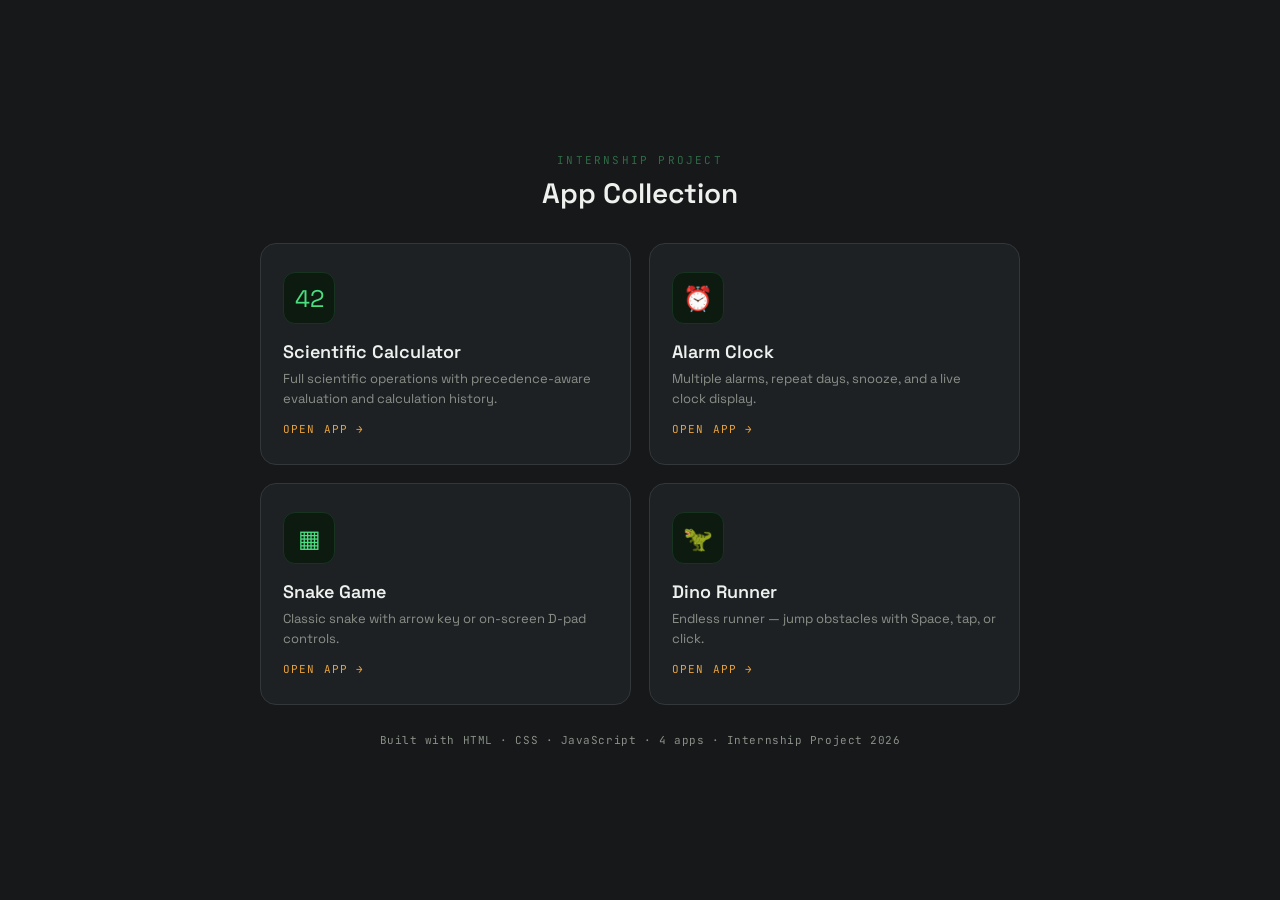
<file: index.html>
<!DOCTYPE html>
<html lang="en">
<head>
<meta charset="UTF-8">
<meta name="viewport" content="width=device-width, initial-scale=1.0">
<title>Intern Apps</title>
<link rel="preconnect" href="https://fonts.googleapis.com">
<link href="https://fonts.googleapis.com/css2?family=JetBrains+Mono:wght@400;500;700&family=Space+Grotesk:wght@400;500;600;700&display=swap" rel="stylesheet">
<style>
  :root {
    --bg: #16181a;
    --panel: #1e2124;
    --lcd-bg: #0c1a10;
    --lcd-glow: #4ade80;
    --lcd-dim: #2f6b45;
    --key-op: #e8a33d;
    --key-sci: #6b8fb0;
    --border: #33373a;
    --text-dim: #8a9088;
    --key-num: #eef1ee;
  }
  * { box-sizing: border-box; }
  body {
    margin: 0; min-height: 100vh; display: flex; align-items: center; justify-content: center;
    background: var(--bg); font-family: 'Space Grotesk', sans-serif; color: var(--key-num); padding: 24px;
  }
  .wrap { width: 100%; max-width: 760px; }
  .header { text-align: center; margin-bottom: 32px; }
  .header-eyebrow {
    font-family: 'JetBrains Mono', monospace; font-size: 11px; letter-spacing: 0.2em;
    text-transform: uppercase; color: var(--lcd-dim); margin-bottom: 8px;
  }
  .header h1 { font-size: 28px; margin: 0; font-weight: 600; }
  .grid { display: grid; grid-template-columns: 1fr 1fr; gap: 18px; }
  @media (max-width: 600px) { .grid { grid-template-columns: 1fr; } }

  .card {
    background: var(--panel); border: 1px solid var(--border); border-radius: 16px;
    padding: 28px 22px; text-decoration: none; color: inherit; display: block;
    transition: border-color 0.15s ease, transform 0.1s ease;
  }
  .card:hover { border-color: var(--lcd-glow); transform: translateY(-2px); }

  .card-icon {
    width: 52px; height: 52px; border-radius: 12px; background: var(--lcd-bg);
    border: 1px solid #163420; display: flex; align-items: center; justify-content: center;
    margin-bottom: 16px; font-size: 24px; color: var(--lcd-glow);
  }
  .card-title { font-size: 18px; font-weight: 600; margin-bottom: 6px; }
  .card-desc { font-size: 13px; color: var(--text-dim); line-height: 1.5; margin-bottom: 14px; }
  .card-cta {
    font-family: 'JetBrains Mono', monospace; font-size: 11px; letter-spacing: 0.1em;
    text-transform: uppercase; color: var(--key-op);
  }
  .card-cta::after { content: " →"; }

  .footer {
    text-align: center; margin-top: 28px; font-family: 'JetBrains Mono', monospace;
    font-size: 11px; color: var(--text-dim); letter-spacing: 0.05em;
  }
</style>
</head>
<body>

<div class="wrap">
  <div class="header">
    <div class="header-eyebrow">Internship Project</div>
    <h1>App Collection</h1>
  </div>

  <div class="grid">
    <a class="card" href="calculator/index.html">
      <div class="card-icon">42</div>
      <div class="card-title">Scientific Calculator</div>
      <div class="card-desc">Full scientific operations with precedence-aware evaluation and calculation history.</div>
      <div class="card-cta">Open app</div>
    </a>

    <a class="card" href="alarm-clock/index.html">
      <div class="card-icon">⏰</div>
      <div class="card-title">Alarm Clock</div>
      <div class="card-desc">Multiple alarms, repeat days, snooze, and a live clock display.</div>
      <div class="card-cta">Open app</div>
    </a>

    <a class="card" href="snake_app/index.html">
      <div class="card-icon">▦</div>
      <div class="card-title">Snake Game</div>
      <div class="card-desc">Classic snake with arrow key or on-screen D-pad controls.</div>
      <div class="card-cta">Open app</div>
    </a>

    <a class="card" href="dino_game/index.html">
      <div class="card-icon">🦖</div>
      <div class="card-title">Dino Runner</div>
      <div class="card-desc">Endless runner — jump obstacles with Space, tap, or click.</div>
      <div class="card-cta">Open app</div>
    </a>
  </div>

  <div class="footer">Built with HTML · CSS · JavaScript · 4 apps · Internship Project 2026</div>
</div>

</body>
</html>
</file>
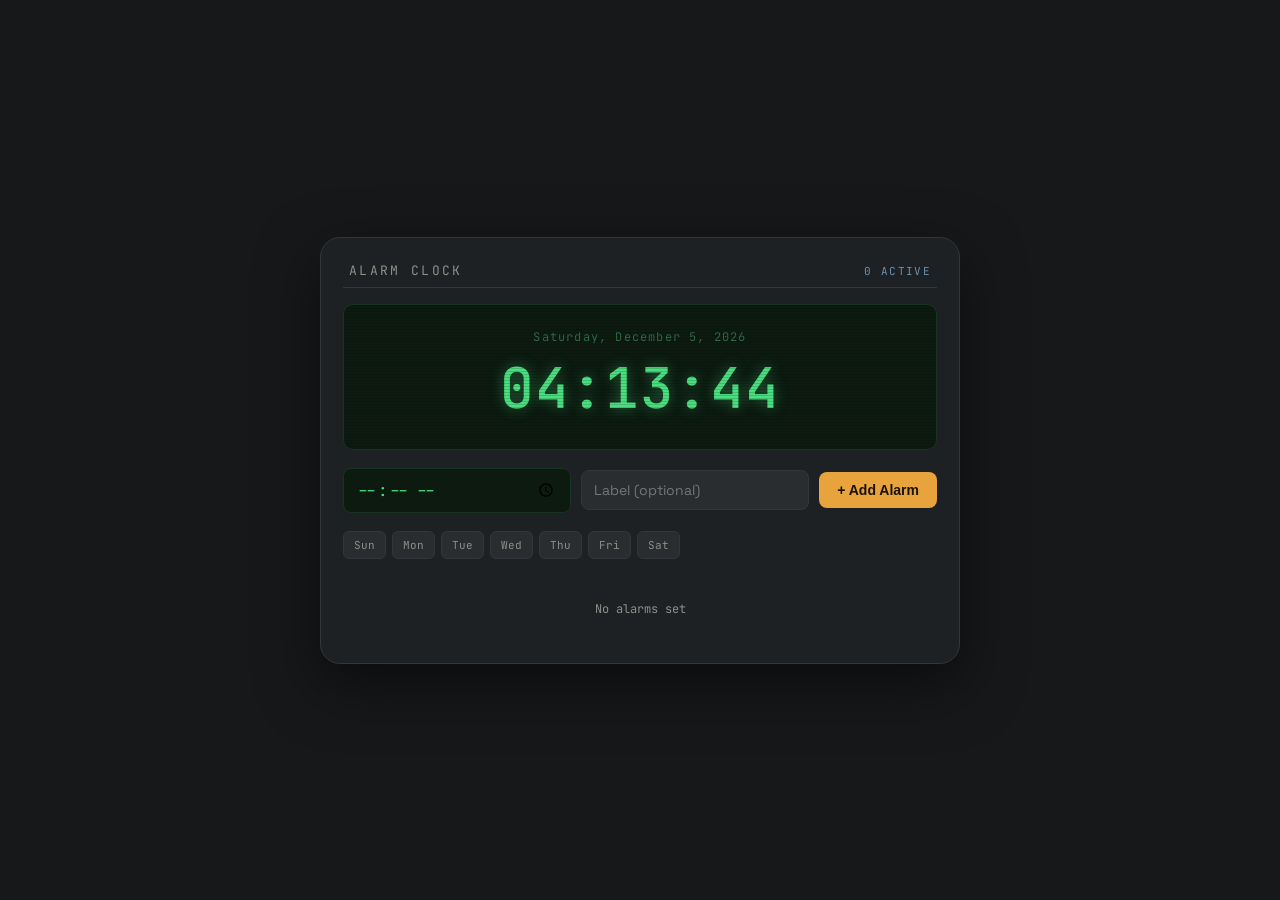
<file: alarm-clock/index.html>
<!DOCTYPE html>
<html lang="en">
<head>
<meta charset="UTF-8">
<meta name="viewport" content="width=device-width, initial-scale=1.0">
<title>Alarm Clock</title>
<link rel="manifest" href="manifest.json">
<link rel="icon" href="icon.svg" type="image/svg+xml">
<meta name="theme-color" content="#16181a">
<link rel="preconnect" href="https://fonts.googleapis.com">
<link href="https://fonts.googleapis.com/css2?family=JetBrains+Mono:wght@400;500;700&family=Space+Grotesk:wght@400;500;600;700&display=swap" rel="stylesheet">
<style>
  :root {
    --bg: #16181a;
    --panel: #1e2124;
    --lcd-bg: #0c1a10;
    --lcd-glow: #4ade80;
    --lcd-dim: #2f6b45;
    --key-face: #2a2d30;
    --key-face-hover: #35383c;
    --key-num: #eef1ee;
    --key-op: #e8a33d;
    --key-op-hover: #f3b757;
    --key-sci: #6b8fb0;
    --key-danger: #c05656;
    --border: #33373a;
    --text-dim: #8a9088;
  }
  * { box-sizing: border-box; }
  body {
    margin: 0; min-height: 100vh; display: flex; align-items: center; justify-content: center;
    background: var(--bg); font-family: 'Space Grotesk', sans-serif; color: var(--key-num); padding: 24px;
  }
  .device {
    width: 100%; max-width: 640px; background: var(--panel); border-radius: 20px;
    border: 1px solid var(--border); box-shadow: 0 20px 60px rgba(0,0,0,0.5); padding: 22px;
  }
  .brand {
    display: flex; align-items: baseline; justify-content: space-between;
    padding: 2px 6px 8px; border-bottom: 1px solid var(--border); margin-bottom: 16px;
  }
  .brand-name { font-family: 'JetBrains Mono', monospace; font-size: 13px; letter-spacing: 0.18em; text-transform: uppercase; color: var(--text-dim); }
  .brand-model { font-family: 'JetBrains Mono', monospace; font-size: 11px; color: var(--key-sci); letter-spacing: 0.12em; }

  .lcd {
    background: var(--lcd-bg); border: 1px solid #163420; border-radius: 10px;
    padding: 24px 18px; position: relative; overflow: hidden; text-align: center; margin-bottom: 18px;
  }
  .lcd::after {
    content: ""; position: absolute; inset: 0;
    background: repeating-linear-gradient(to bottom, rgba(0,0,0,0.15) 0px, rgba(0,0,0,0.15) 1px, transparent 1px, transparent 3px);
    pointer-events: none;
  }
  .lcd-date { font-family: 'JetBrains Mono', monospace; font-size: 12px; color: var(--lcd-dim); letter-spacing: 0.1em; margin-bottom: 6px; }
  .lcd-time {
    font-family: 'JetBrains Mono', monospace; font-size: 56px; font-weight: 500; color: var(--lcd-glow);
    text-shadow: 0 0 14px rgba(74, 222, 128, 0.45); letter-spacing: 0.02em;
  }
  .lcd-ampm { font-size: 20px; color: var(--lcd-dim); margin-left: 8px; }

  .set-row { display: flex; gap: 10px; margin-bottom: 18px; align-items: center; flex-wrap: wrap; }
  .set-row input[type="time"] {
    flex: 1; min-width: 140px; background: var(--lcd-bg); border: 1px solid #163420; border-radius: 8px;
    color: var(--lcd-glow); font-family: 'JetBrains Mono', monospace; font-size: 16px; padding: 10px 12px;
  }
  .set-row input[type="text"] {
    flex: 1; min-width: 120px; background: var(--key-face); border: 1px solid var(--border); border-radius: 8px;
    color: var(--key-num); font-family: 'Space Grotesk', sans-serif; font-size: 14px; padding: 10px 12px;
  }
  .add-btn {
    background: var(--key-op); color: #1a1206; font-weight: 700; border: none; border-radius: 8px;
    padding: 10px 18px; cursor: pointer; font-size: 14px;
  }
  .add-btn:hover { background: var(--key-op-hover); }

  .repeat-days { display: flex; gap: 6px; margin-bottom: 18px; flex-wrap: wrap; }
  .day-toggle {
    background: var(--key-face); border: 1px solid var(--border); color: var(--text-dim);
    border-radius: 6px; padding: 6px 10px; font-size: 11px; font-family: 'JetBrains Mono', monospace;
    cursor: pointer;
  }
  .day-toggle.active { background: rgba(232,163,61,0.18); border-color: var(--key-op); color: var(--key-op); }

  .alarm-list { display: flex; flex-direction: column; gap: 10px; max-height: 320px; overflow-y: auto; }
  .alarm-item {
    background: #1a1c1e; border: 1px solid var(--border); border-radius: 10px;
    padding: 12px 14px; display: flex; align-items: center; justify-content: space-between; gap: 10px;
  }
  .alarm-item.disabled { opacity: 0.45; }
  .alarm-left { display: flex; flex-direction: column; gap: 2px; }
  .alarm-time { font-family: 'JetBrains Mono', monospace; font-size: 22px; color: var(--lcd-glow); }
  .alarm-label { font-size: 12px; color: var(--text-dim); }
  .alarm-days { font-family: 'JetBrains Mono', monospace; font-size: 10px; color: var(--key-sci); letter-spacing: 0.08em; }
  .alarm-actions { display: flex; align-items: center; gap: 10px; }

  .toggle {
    width: 42px; height: 24px; background: var(--key-face); border-radius: 12px; position: relative;
    cursor: pointer; border: 1px solid var(--border); flex-shrink: 0;
  }
  .toggle.on { background: rgba(74,222,128,0.25); border-color: var(--lcd-glow); }
  .toggle-knob {
    width: 18px; height: 18px; background: var(--text-dim); border-radius: 50%; position: absolute;
    top: 2px; left: 2px; transition: left 0.15s ease, background 0.15s ease;
  }
  .toggle.on .toggle-knob { left: 21px; background: var(--lcd-glow); }

  .delete-btn { background: none; border: none; color: var(--key-danger); cursor: pointer; font-size: 16px; padding: 4px; }
  .delete-btn:hover { color: #e07a7a; }

  .empty-state { font-family: 'JetBrains Mono', monospace; font-size: 12px; color: var(--text-dim); text-align: center; padding: 24px 8px; }

  .ringing-overlay {
    position: fixed; inset: 0; background: rgba(0,0,0,0.85); display: none;
    align-items: center; justify-content: center; z-index: 100; flex-direction: column; gap: 20px;
  }
  .ringing-overlay.show { display: flex; }
  .ringing-time { font-family: 'JetBrains Mono', monospace; font-size: 64px; color: var(--lcd-glow);
    text-shadow: 0 0 20px rgba(74,222,128,0.6); animation: pulse 1s infinite; }
  .ringing-label { font-size: 18px; color: var(--key-num); }
  @keyframes pulse { 0%,100% { opacity: 1; } 50% { opacity: 0.5; } }
  .ringing-actions { display: flex; gap: 14px; }
  .ringing-actions button {
    font-family: 'Space Grotesk', sans-serif; font-size: 15px; font-weight: 600; border: none;
    border-radius: 10px; padding: 14px 26px; cursor: pointer;
  }
  .snooze-btn { background: var(--key-sci); color: #0d1520; }
  .dismiss-btn { background: var(--key-op); color: #1a1206; }
</style>
</head>
<body>

<div class="device">
  <div class="brand">
    <span class="brand-name">Alarm Clock</span>
    <span class="brand-model" id="statusLabel">0 ACTIVE</span>
  </div>

  <div class="lcd">
    <div class="lcd-date" id="lcdDate">&nbsp;</div>
    <div class="lcd-time"><span id="lcdTime">--:--:--</span></div>
  </div>

  <div class="set-row">
    <input type="time" id="timeInput">
    <input type="text" id="labelInput" placeholder="Label (optional)">
    <button class="add-btn" id="addBtn">+ Add Alarm</button>
  </div>

  <div class="repeat-days" id="repeatDays">
    <div class="day-toggle" data-day="0">Sun</div>
    <div class="day-toggle" data-day="1">Mon</div>
    <div class="day-toggle" data-day="2">Tue</div>
    <div class="day-toggle" data-day="3">Wed</div>
    <div class="day-toggle" data-day="4">Thu</div>
    <div class="day-toggle" data-day="5">Fri</div>
    <div class="day-toggle" data-day="6">Sat</div>
  </div>

  <div class="alarm-list" id="alarmList">
    <div class="empty-state">No alarms set</div>
  </div>
</div>

<div class="ringing-overlay" id="ringingOverlay">
  <div class="ringing-time" id="ringingTime">07:00</div>
  <div class="ringing-label" id="ringingLabel">Alarm</div>
  <div class="ringing-actions">
    <button class="snooze-btn" id="snoozeBtn">Snooze 5 min</button>
    <button class="dismiss-btn" id="dismissBtn">Dismiss</button>
  </div>
</div>

<script>
// ---------- State ----------
let alarms = []; // {id, time: "HH:MM", label, days: Set of 0-6 (empty = one-time), enabled, triggeredToday}
let nextId = 1;
let selectedDays = new Set();
let currentlyRinging = null;
let audioCtx = null;
let alarmInterval = null;

const lcdTime = document.getElementById('lcdTime');
const lcdDate = document.getElementById('lcdDate');
const statusLabel = document.getElementById('statusLabel');
const alarmList = document.getElementById('alarmList');
const ringingOverlay = document.getElementById('ringingOverlay');

// ---------- Live clock ----------
function tick() {
  const now = new Date();
  const h = String(now.getHours()).padStart(2, '0');
  const m = String(now.getMinutes()).padStart(2, '0');
  const s = String(now.getSeconds()).padStart(2, '0');
  lcdTime.textContent = `${h}:${m}:${s}`;
  lcdDate.textContent = now.toLocaleDateString(undefined, { weekday: 'long', year: 'numeric', month: 'long', day: 'numeric' });
  checkAlarms(now);
}
setInterval(tick, 1000);
tick();

// ---------- Day toggles for repeat ----------
document.querySelectorAll('.day-toggle').forEach(el => {
  el.addEventListener('click', () => {
    const day = parseInt(el.dataset.day);
    if (selectedDays.has(day)) { selectedDays.delete(day); el.classList.remove('active'); }
    else { selectedDays.add(day); el.classList.add('active'); }
  });
});

// ---------- Add alarm ----------
document.getElementById('addBtn').addEventListener('click', () => {
  const timeVal = document.getElementById('timeInput').value; // "HH:MM"
  if (!timeVal) { alert('Please pick a time first.'); return; }
  const labelVal = document.getElementById('labelInput').value.trim() || 'Alarm';

  alarms.push({
    id: nextId++,
    time: timeVal,
    label: labelVal,
    days: new Set(selectedDays),
    enabled: true,
    triggeredAt: null // timestamp string of last trigger, to avoid re-firing same minute
  });

  document.getElementById('labelInput').value = '';
  selectedDays.clear();
  document.querySelectorAll('.day-toggle.active').forEach(el => el.classList.remove('active'));

  renderAlarms();
});

// ---------- Render ----------
function renderAlarms() {
  if (alarms.length === 0) {
    alarmList.innerHTML = '<div class="empty-state">No alarms set</div>';
    statusLabel.textContent = '0 ACTIVE';
    return;
  }

  alarms.sort((a, b) => a.time.localeCompare(b.time));
  alarmList.innerHTML = '';
  const activeCount = alarms.filter(a => a.enabled).length;
  statusLabel.textContent = `${activeCount} ACTIVE`;

  alarms.forEach(alarm => {
    const div = document.createElement('div');
    div.className = 'alarm-item' + (alarm.enabled ? '' : ' disabled');

    const dayNames = ['Sun','Mon','Tue','Wed','Thu','Fri','Sat'];
    const daysText = alarm.days.size > 0
      ? [...alarm.days].sort().map(d => dayNames[d]).join(' ')
      : 'One-time';

    div.innerHTML = `
      <div class="alarm-left">
        <div class="alarm-time">${formatTime12(alarm.time)}</div>
        <div class="alarm-label">${escapeHtml(alarm.label)}</div>
        <div class="alarm-days">${daysText}</div>
      </div>
      <div class="alarm-actions">
        <div class="toggle ${alarm.enabled ? 'on' : ''}" data-id="${alarm.id}"><div class="toggle-knob"></div></div>
        <button class="delete-btn" data-delete="${alarm.id}">✕</button>
      </div>
    `;
    alarmList.appendChild(div);
  });

  document.querySelectorAll('.toggle').forEach(t => {
    t.addEventListener('click', () => {
      const id = parseInt(t.dataset.id);
      const alarm = alarms.find(a => a.id === id);
      alarm.enabled = !alarm.enabled;
      renderAlarms();
    });
  });

  document.querySelectorAll('[data-delete]').forEach(btn => {
    btn.addEventListener('click', () => {
      const id = parseInt(btn.dataset.delete);
      alarms = alarms.filter(a => a.id !== id);
      renderAlarms();
    });
  });
}

function formatTime12(t) {
  const [h, m] = t.split(':').map(Number);
  const period = h >= 12 ? 'PM' : 'AM';
  const h12 = h % 12 === 0 ? 12 : h % 12;
  return `${String(h12).padStart(2,'0')}:${String(m).padStart(2,'0')} ${period}`;
}

function escapeHtml(str) {
  const div = document.createElement('div');
  div.textContent = str;
  return div.innerHTML;
}

// ---------- Checking / triggering ----------
function checkAlarms(now) {
  if (currentlyRinging) return; // one at a time
  const hh = String(now.getHours()).padStart(2, '0');
  const mm = String(now.getMinutes()).padStart(2, '0');
  const currentTime = `${hh}:${mm}`;
  const currentDay = now.getDay();
  const stamp = now.toDateString() + ' ' + currentTime;

  for (const alarm of alarms) {
    if (!alarm.enabled) continue;
    if (alarm.time !== currentTime) continue;
    if (alarm.triggeredAt === stamp) continue; // already fired this exact minute

    const isRepeating = alarm.days.size > 0;
    if (isRepeating && !alarm.days.has(currentDay)) continue;

    alarm.triggeredAt = stamp;
    triggerAlarm(alarm);
    if (!isRepeating) alarm.enabled = false; // one-time alarms turn off after firing
    break;
  }
}

function triggerAlarm(alarm) {
  currentlyRinging = alarm;
  document.getElementById('ringingTime').textContent = formatTime12(alarm.time);
  document.getElementById('ringingLabel').textContent = alarm.label;
  ringingOverlay.classList.add('show');
  playBeep();
}

function playBeep() {
  try {
    if (!audioCtx) audioCtx = new (window.AudioContext || window.webkitAudioContext)();
    stopBeep();
    const osc = audioCtx.createOscillator();
    const gain = audioCtx.createGain();
    osc.type = 'square';
    osc.frequency.value = 880;
    gain.gain.value = 0.15;
    osc.connect(gain).connect(audioCtx.destination);
    osc.start();
    alarmInterval = setInterval(() => {
      gain.gain.value = gain.gain.value > 0 ? 0 : 0.15;
    }, 400);
    window.__currentOsc = osc;
  } catch (e) { /* audio not available, silently continue */ }
}

function stopBeep() {
  if (alarmInterval) { clearInterval(alarmInterval); alarmInterval = null; }
  if (window.__currentOsc) { try { window.__currentOsc.stop(); } catch(e){} window.__currentOsc = null; }
}

document.getElementById('dismissBtn').addEventListener('click', () => {
  stopBeep();
  ringingOverlay.classList.remove('show');
  currentlyRinging = null;
  renderAlarms();
});

document.getElementById('snoozeBtn').addEventListener('click', () => {
  stopBeep();
  ringingOverlay.classList.remove('show');
  const snoozed = currentlyRinging;
  currentlyRinging = null;

  const snoozeTime = new Date();
  snoozeTime.setMinutes(snoozeTime.getMinutes() + 5);
  const hh = String(snoozeTime.getHours()).padStart(2, '0');
  const mm = String(snoozeTime.getMinutes()).padStart(2, '0');

  alarms.push({
    id: nextId++,
    time: `${hh}:${mm}`,
    label: snoozed.label + ' (snoozed)',
    days: new Set(),
    enabled: true,
    triggeredAt: null
  });
  renderAlarms();
});

renderAlarms();

if ('serviceWorker' in navigator) {
  window.addEventListener('load', () => {
    navigator.serviceWorker.register('sw.js').catch(() => {
      // Fails silently if not served over http/https (e.g. opened as a local file)
    });
  });
}
</script>

</body>
</html>
</file>
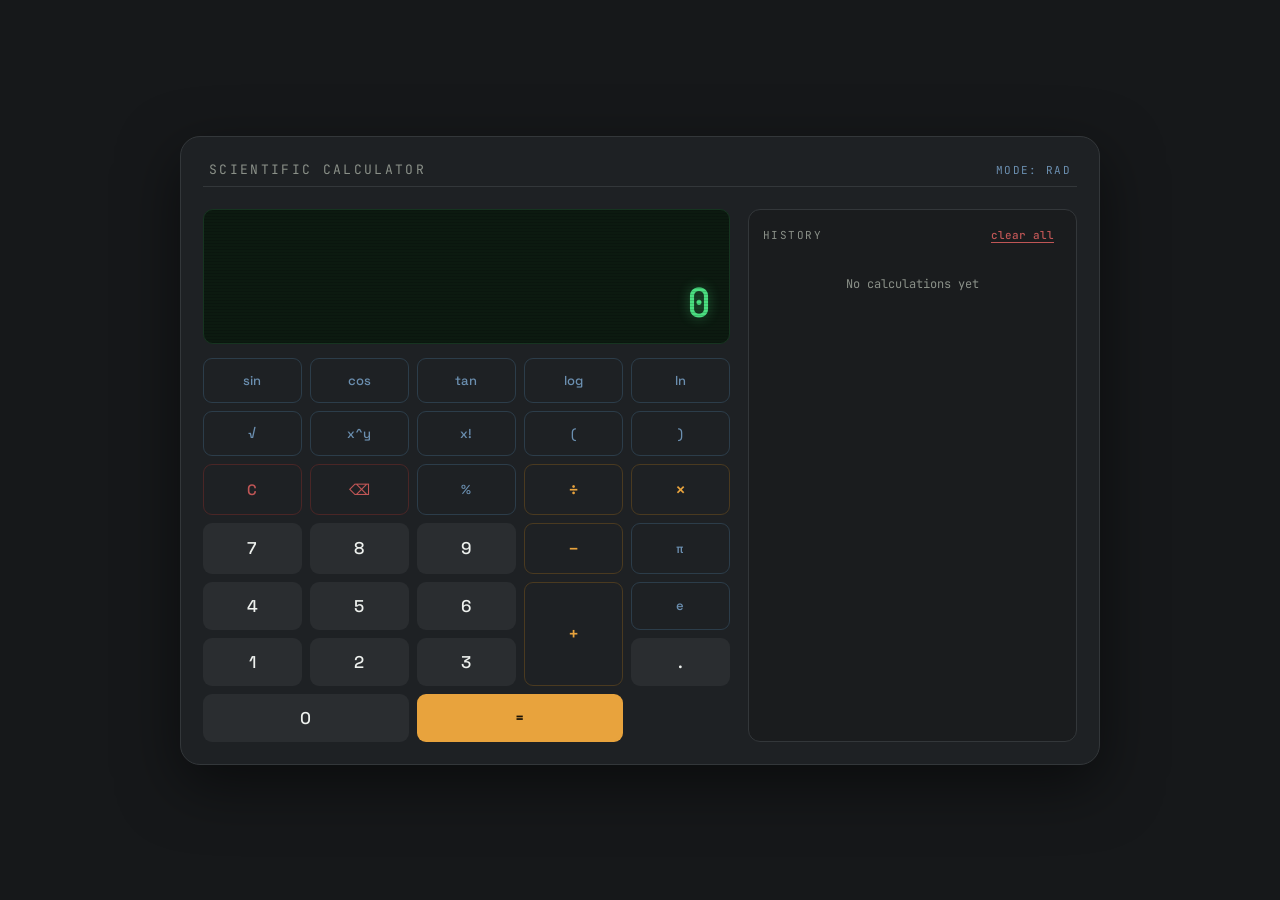
<file: calculator/index.html>
<!DOCTYPE html>
<html lang="en">
<head>
<meta charset="UTF-8">
<meta name="viewport" content="width=device-width, initial-scale=1.0">
<title>Scientific Calculator</title>
<link rel="manifest" href="manifest.json">
<link rel="icon" href="icon.svg" type="image/svg+xml">
<meta name="theme-color" content="#16181a">
<link rel="preconnect" href="https://fonts.googleapis.com">
<link href="https://fonts.googleapis.com/css2?family=JetBrains+Mono:wght@400;500;700&family=Space+Grotesk:wght@400;500;600;700&display=swap" rel="stylesheet">
<style>
  :root {
    --bg: #16181a;
    --panel: #1e2124;
    --lcd-bg: #0c1a10;
    --lcd-glow: #4ade80;
    --lcd-dim: #2f6b45;
    --key-face: #2a2d30;
    --key-face-hover: #35383c;
    --key-num: #eef1ee;
    --key-op: #e8a33d;
    --key-op-hover: #f3b757;
    --key-sci: #6b8fb0;
    --key-danger: #c05656;
    --border: #33373a;
    --text-dim: #8a9088;
  }

  * { box-sizing: border-box; }

  body {
    margin: 0;
    min-height: 100vh;
    display: flex;
    align-items: center;
    justify-content: center;
    background: var(--bg);
    font-family: 'Space Grotesk', sans-serif;
    color: var(--key-num);
    padding: 24px;
  }

  .device {
    width: 100%;
    max-width: 920px;
    background: var(--panel);
    border-radius: 20px;
    border: 1px solid var(--border);
    box-shadow: 0 20px 60px rgba(0,0,0,0.5);
    padding: 22px;
    display: grid;
    grid-template-columns: 1.6fr 1fr;
    gap: 18px;
  }

  @media (max-width: 720px) {
    .device { grid-template-columns: 1fr; }
  }

  .brand {
    grid-column: 1 / -1;
    display: flex;
    align-items: baseline;
    justify-content: space-between;
    padding: 2px 6px 8px;
    border-bottom: 1px solid var(--border);
    margin-bottom: 4px;
  }

  .brand-name {
    font-family: 'JetBrains Mono', monospace;
    font-size: 13px;
    letter-spacing: 0.18em;
    text-transform: uppercase;
    color: var(--text-dim);
  }

  .brand-model {
    font-family: 'JetBrains Mono', monospace;
    font-size: 11px;
    color: var(--key-sci);
    letter-spacing: 0.12em;
  }

  .main-panel { display: flex; flex-direction: column; gap: 14px; }

  .lcd {
    background: var(--lcd-bg);
    border: 1px solid #163420;
    border-radius: 10px;
    padding: 18px 18px 14px;
    position: relative;
    overflow: hidden;
  }

  .lcd::after {
    content: "";
    position: absolute;
    inset: 0;
    background: repeating-linear-gradient(
      to bottom,
      rgba(0,0,0,0.15) 0px,
      rgba(0,0,0,0.15) 1px,
      transparent 1px,
      transparent 3px
    );
    pointer-events: none;
  }

  .lcd-mode {
    font-family: 'JetBrains Mono', monospace;
    font-size: 10px;
    color: var(--lcd-dim);
    letter-spacing: 0.15em;
    min-height: 14px;
  }

  .lcd-expression {
    font-family: 'JetBrains Mono', monospace;
    font-size: 17px;
    color: var(--lcd-dim);
    min-height: 22px;
    word-break: break-all;
    margin-top: 6px;
  }

  .lcd-result {
    font-family: 'JetBrains Mono', monospace;
    font-size: 40px;
    font-weight: 500;
    color: var(--lcd-glow);
    text-shadow: 0 0 12px rgba(74, 222, 128, 0.45);
    text-align: right;
    margin-top: 6px;
    word-break: break-all;
    min-height: 48px;
  }

  .keys {
    display: grid;
    grid-template-columns: repeat(5, 1fr);
    gap: 8px;
  }

  button {
    font-family: 'Space Grotesk', sans-serif;
    font-size: 15px;
    font-weight: 500;
    border: none;
    border-radius: 9px;
    padding: 13px 0;
    cursor: pointer;
    background: var(--key-face);
    color: var(--key-num);
    transition: background 0.12s ease, transform 0.05s ease;
  }

  button:hover { background: var(--key-face-hover); }
  button:active { transform: scale(0.96); }
  button:focus-visible { outline: 2px solid var(--key-sci); outline-offset: 2px; }

  .sci { background: transparent; color: var(--key-sci); border: 1px solid #2c3d4a; font-size: 13px; }
  .sci:hover { background: rgba(107,143,176,0.12); }

  .op { background: transparent; color: var(--key-op); border: 1px solid #4a3a20; font-size: 18px; }
  .op:hover { background: rgba(232,163,61,0.12); }

  .num { font-size: 17px; }

  .equals { background: var(--key-op); color: #1a1206; font-weight: 700; grid-column: span 2; }
  .equals:hover { background: var(--key-op-hover); }

  .danger { color: var(--key-danger); border: 1px solid #4a2626; background: transparent; }
  .danger:hover { background: rgba(192,86,86,0.12); }

  .zero { grid-column: span 2; }

  .history-panel {
    background: #1a1c1e;
    border: 1px solid var(--border);
    border-radius: 12px;
    padding: 14px;
    display: flex;
    flex-direction: column;
    min-height: 0;
  }

  .history-header {
    display: flex;
    justify-content: space-between;
    align-items: center;
    margin-bottom: 10px;
  }

  .history-title {
    font-family: 'JetBrains Mono', monospace;
    font-size: 11px;
    letter-spacing: 0.14em;
    text-transform: uppercase;
    color: var(--text-dim);
  }

  .clear-history-btn {
    background: none;
    border: none;
    color: var(--key-danger);
    font-size: 11px;
    font-family: 'JetBrains Mono', monospace;
    padding: 4px 8px;
    cursor: pointer;
    text-decoration: underline;
    text-underline-offset: 3px;
  }
  .clear-history-btn:hover { color: #e07a7a; }

  .history-list {
    overflow-y: auto;
    max-height: 380px;
    display: flex;
    flex-direction: column;
    gap: 8px;
  }

  .history-item {
    background: var(--lcd-bg);
    border-radius: 8px;
    padding: 9px 11px;
    cursor: pointer;
    border: 1px solid transparent;
  }
  .history-item:hover { border-color: #2c4a34; }

  .history-expr {
    font-family: 'JetBrains Mono', monospace;
    font-size: 11px;
    color: var(--lcd-dim);
    word-break: break-all;
  }

  .history-result {
    font-family: 'JetBrains Mono', monospace;
    font-size: 15px;
    color: var(--lcd-glow);
    text-align: right;
  }

  .history-empty {
    font-family: 'JetBrains Mono', monospace;
    font-size: 12px;
    color: var(--text-dim);
    padding: 20px 8px;
    text-align: center;
  }

  .error-flash {
    color: var(--key-danger) !important;
    text-shadow: none !important;
  }
</style>
</head>
<body>

<div class="device">
  <div class="brand">
    <span class="brand-name">Scientific Calculator</span>
    <span class="brand-model">MODE: RAD</span>
  </div>

  <div class="main-panel">
    <div class="lcd">
      <div class="lcd-mode" id="lcdMode">&nbsp;</div>
      <div class="lcd-expression" id="lcdExpression">&nbsp;</div>
      <div class="lcd-result" id="lcdResult">0</div>
    </div>

    <div class="keys">
      <button class="sci" data-fn="sin">sin</button>
      <button class="sci" data-fn="cos">cos</button>
      <button class="sci" data-fn="tan">tan</button>
      <button class="sci" data-fn="log">log</button>
      <button class="sci" data-fn="ln">ln</button>

      <button class="sci" data-fn="sqrt">√</button>
      <button class="sci" data-insert="^">x^y</button>
      <button class="sci" data-fn="fact">x!</button>
      <button class="sci" data-insert="(">(</button>
      <button class="sci" data-insert=")">)</button>

      <button class="danger" data-action="clear">C</button>
      <button class="danger" data-action="backspace">⌫</button>
      <button class="sci" data-insert="%">%</button>
      <button class="op" data-insert="/">÷</button>
      <button class="op" data-insert="*">×</button>

      <button class="num" data-num="7">7</button>
      <button class="num" data-num="8">8</button>
      <button class="num" data-num="9">9</button>
      <button class="op" data-insert="-">−</button>
      <button class="sci" data-insert="pi">π</button>

      <button class="num" data-num="4">4</button>
      <button class="num" data-num="5">5</button>
      <button class="num" data-num="6">6</button>
      <button class="op" data-insert="+" style="grid-row: span 2;">+</button>
      <button class="sci" data-insert="e">e</button>

      <button class="num" data-num="1">1</button>
      <button class="num" data-num="2">2</button>
      <button class="num" data-num="3">3</button>
      <button class="num" data-num="." style="grid-column: span 1;">.</button>

      <button class="num zero" data-num="0">0</button>
      <button class="equals" data-action="equals">=</button>
    </div>
  </div>

  <div class="history-panel">
    <div class="history-header">
      <span class="history-title">History</span>
      <button class="clear-history-btn" id="clearHistoryBtn">clear all</button>
    </div>
    <div class="history-list" id="historyList">
      <div class="history-empty">No calculations yet</div>
    </div>
  </div>
</div>

<script>
// ---------- State ----------
let expression = "";
let history = []; // in-memory only, per session

const lcdExpression = document.getElementById('lcdExpression');
const lcdResult = document.getElementById('lcdResult');
const historyList = document.getElementById('historyList');

// ---------- Display helpers ----------
function updateExpressionDisplay() {
  lcdExpression.textContent = expression.length ? formatForDisplay(expression) : '\u00A0';
}

function formatForDisplay(expr) {
  return expr
    .replaceAll('*', '×')
    .replaceAll('/', '÷')
    .replaceAll('pi', 'π');
}

function showResult(value, isError = false) {
  lcdResult.textContent = value;
  lcdResult.classList.toggle('error-flash', isError);
}

// ---------- Tokenizer ----------
// Turns "3+sin(45)*2" into tokens: numbers, operators, functions, parens
function tokenize(expr) {
  const tokens = [];
  let i = 0;
  const funcs = ['sin', 'cos', 'tan', 'log', 'ln', 'sqrt'];

  while (i < expr.length) {
    const ch = expr[i];

    if (ch === ' ') { i++; continue; }

    if (/[0-9.]/.test(ch)) {
      let num = '';
      while (i < expr.length && /[0-9.]/.test(expr[i])) { num += expr[i]; i++; }
      tokens.push({ type: 'num', value: parseFloat(num) });
      continue;
    }

    if (expr.startsWith('pi', i)) { tokens.push({ type: 'num', value: Math.PI }); i += 2; continue; }
    if (expr[i] === 'e' && !/[a-zA-Z]/.test(expr[i+1] || '')) { tokens.push({ type: 'num', value: Math.E }); i += 1; continue; }

    let matchedFunc = funcs.find(f => expr.startsWith(f, i));
    if (matchedFunc) { tokens.push({ type: 'func', value: matchedFunc }); i += matchedFunc.length; continue; }

    if ('+-*/^%()!'.includes(ch)) { tokens.push({ type: 'op', value: ch }); i++; continue; }

    throw new Error('Unexpected character: ' + ch);
  }
  return tokens;
}

// ---------- Recursive-descent parser (respects precedence + functions) ----------
// Grammar (highest to lowest precedence):
// factorial(!) > power(^, right-assoc) > unary(-) > mul/div/mod > add/sub
function parse(tokens) {
  let pos = 0;
  const peek = () => tokens[pos];
  const consume = () => tokens[pos++];

  function parseExpression() { return parseAddSub(); }

  function parseAddSub() {
    let left = parseMulDiv();
    while (peek() && peek().type === 'op' && (peek().value === '+' || peek().value === '-')) {
      const op = consume().value;
      const right = parseMulDiv();
      left = op === '+' ? left + right : left - right;
    }
    return left;
  }

  function parseMulDiv() {
    let left = parseUnary();
    while (peek() && peek().type === 'op' && (peek().value === '*' || peek().value === '/' || peek().value === '%')) {
      const op = consume().value;
      const right = parseUnary();
      if (op === '*') left = left * right;
      else if (op === '/') {
        if (right === 0) throw new Error('Division by zero');
        left = left / right;
      } else left = left % right;
    }
    return left;
  }

  function parseUnary() {
    if (peek() && peek().type === 'op' && peek().value === '-') {
      consume();
      return -parseUnary();
    }
    return parsePower();
  }

  function parsePower() {
    let left = parsePostfix();
    if (peek() && peek().type === 'op' && peek().value === '^') {
      consume();
      const right = parseUnary(); // right-associative, allows negative exponents
      left = Math.pow(left, right);
    }
    return left;
  }

  function parsePostfix() {
    let val = parseAtom();
    while (peek() && peek().type === 'op' && peek().value === '!') {
      consume();
      val = factorial(val);
    }
    return val;
  }

  function parseAtom() {
    const tok = peek();
    if (!tok) throw new Error('Unexpected end of expression');

    if (tok.type === 'num') { consume(); return tok.value; }

    if (tok.type === 'func') {
      consume();
      if (!peek() || peek().value !== '(') throw new Error('Expected ( after ' + tok.value);
      consume();
      const arg = parseExpression();
      if (!peek() || peek().value !== ')') throw new Error('Expected )');
      consume();
      return applyFunc(tok.value, arg);
    }

    if (tok.type === 'op' && tok.value === '(') {
      consume();
      const val = parseExpression();
      if (!peek() || peek().value !== ')') throw new Error('Expected )');
      consume();
      return val;
    }

    throw new Error('Unexpected token: ' + tok.value);
  }

  const result = parseExpression();
  if (pos !== tokens.length) throw new Error('Unexpected trailing input');
  return result;
}

function applyFunc(name, arg) {
  switch (name) {
    case 'sin': return Math.sin(arg * Math.PI / 180); // degrees
    case 'cos': return Math.cos(arg * Math.PI / 180);
    case 'tan': return Math.tan(arg * Math.PI / 180);
    case 'log': return Math.log10(arg);
    case 'ln': return Math.log(arg);
    case 'sqrt':
      if (arg < 0) throw new Error('Cannot take sqrt of negative number');
      return Math.sqrt(arg);
    default: throw new Error('Unknown function: ' + name);
  }
}

function factorial(n) {
  if (n < 0 || !Number.isInteger(n)) throw new Error('Factorial needs a non-negative integer');
  if (n > 170) throw new Error('Number too large');
  let result = 1;
  for (let i = 2; i <= n; i++) result *= i;
  return result;
}

function evaluate(expr) {
  const tokens = tokenize(expr);
  if (tokens.length === 0) throw new Error('Empty expression');
  return parse(tokens);
}

// ---------- History ----------
function addToHistory(expr, result) {
  history.unshift({ expr, result });
  if (history.length > 50) history.pop();
  renderHistory();
}

function renderHistory() {
  if (history.length === 0) {
    historyList.innerHTML = '<div class="history-empty">No calculations yet</div>';
    return;
  }
  historyList.innerHTML = '';
  history.forEach((item, idx) => {
    const div = document.createElement('div');
    div.className = 'history-item';
    div.innerHTML = `<div class="history-expr">${formatForDisplay(item.expr)}</div><div class="history-result">${item.result}</div>`;
    div.addEventListener('click', () => {
      expression = String(item.result);
      updateExpressionDisplay();
      showResult(item.result);
    });
    historyList.appendChild(div);
  });
}

document.getElementById('clearHistoryBtn').addEventListener('click', () => {
  history = [];
  renderHistory();
});

// ---------- Button wiring ----------
document.querySelectorAll('[data-num]').forEach(btn => {
  btn.addEventListener('click', () => {
    expression += btn.dataset.num;
    updateExpressionDisplay();
  });
});

document.querySelectorAll('[data-insert]').forEach(btn => {
  btn.addEventListener('click', () => {
    expression += btn.dataset.insert;
    updateExpressionDisplay();
  });
});

document.querySelectorAll('[data-fn]').forEach(btn => {
  btn.addEventListener('click', () => {
    expression += btn.dataset.fn + '(';
    updateExpressionDisplay();
  });
});

document.querySelector('[data-action="clear"]').addEventListener('click', () => {
  expression = '';
  updateExpressionDisplay();
  showResult('0');
});

document.querySelector('[data-action="backspace"]').addEventListener('click', () => {
  expression = expression.slice(0, -1);
  updateExpressionDisplay();
});

document.querySelector('[data-action="equals"]').addEventListener('click', () => {
  if (!expression.trim()) return;
  try {
    const result = evaluate(expression);
    const rounded = Math.round(result * 1e10) / 1e10; // clean floating point noise
    showResult(rounded);
    addToHistory(expression, rounded);
    expression = String(rounded);
    updateExpressionDisplay();
  } catch (err) {
    showResult('Error', true);
  }
});

// ---------- Keyboard support ----------
document.addEventListener('keydown', (e) => {
  if (/[0-9.]/.test(e.key)) { expression += e.key; updateExpressionDisplay(); }
  else if (['+','-','*','/','(',')','%','^'].includes(e.key)) { expression += e.key; updateExpressionDisplay(); }
  else if (e.key === 'Enter' || e.key === '=') { document.querySelector('[data-action="equals"]').click(); }
  else if (e.key === 'Backspace') { expression = expression.slice(0, -1); updateExpressionDisplay(); }
  else if (e.key === 'Escape') { document.querySelector('[data-action="clear"]').click(); }
});

updateExpressionDisplay();

if ('serviceWorker' in navigator) {
  window.addEventListener('load', () => {
    navigator.serviceWorker.register('sw.js').catch(() => {
      // Fails silently if not served over http/https (e.g. opened as a local file)
    });
  });
}
</script>

</body>
</html>
</file>
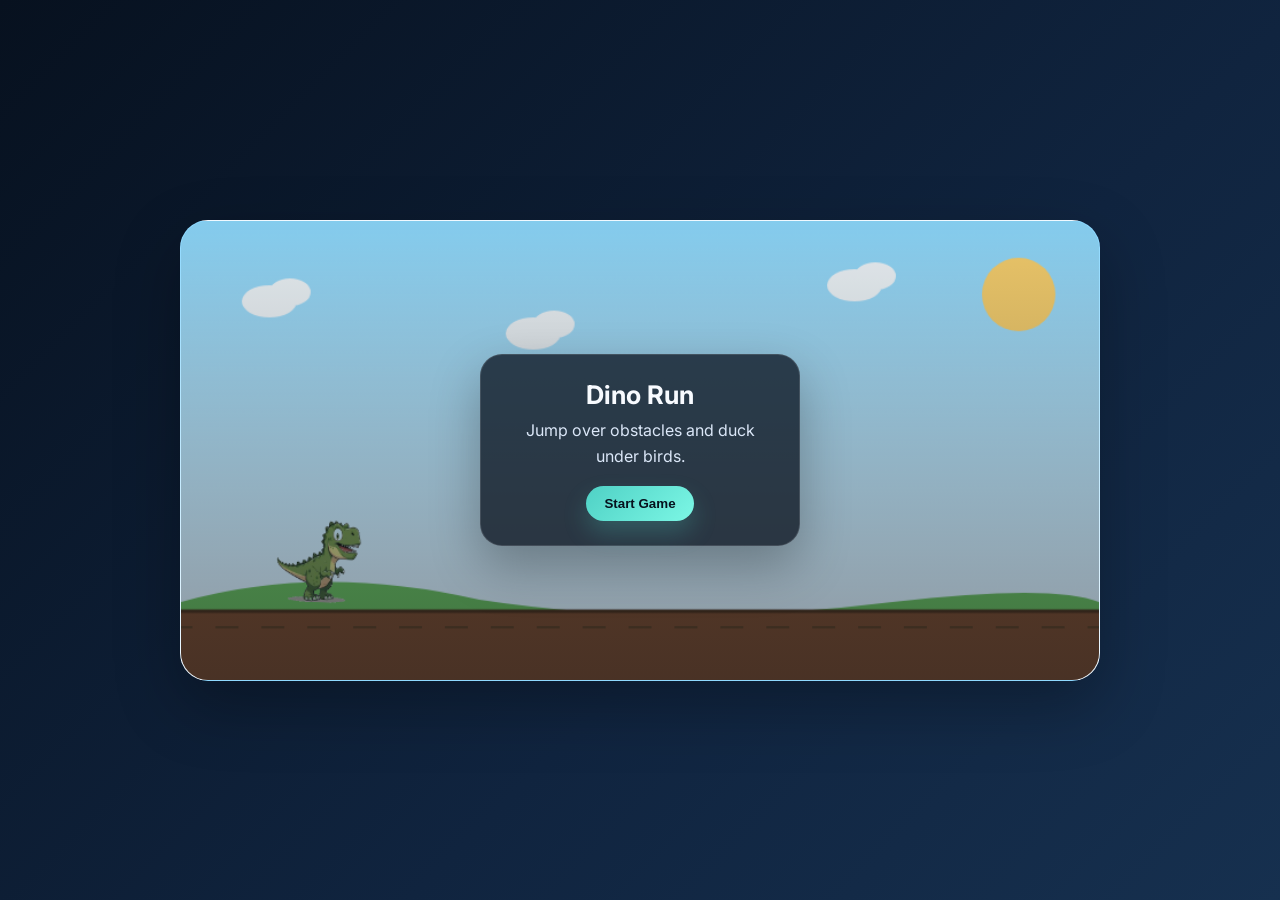
<file: dino_game/index.html>
<!DOCTYPE html>
<html lang="en">
  <head>
    <meta charset="UTF-8" />
    <meta name="viewport" content="width=device-width, initial-scale=1.0" />
    <title>Dino Run</title>
    <link rel="preconnect" href="https://fonts.googleapis.com" />
    <link rel="preconnect" href="https://fonts.gstatic.com" crossorigin />
    <link
      href="https://fonts.googleapis.com/css2?family=Inter:wght@500;700;800&display=swap"
      rel="stylesheet"
    />
    <link rel="stylesheet" href="styles.css" />
  </head>
  <body>
    <div class="game-shell">
      <div class="game-frame">
        <canvas id="gameCanvas" width="800" height="400"></canvas>
        <div id="overlay" class="overlay">
          <div class="overlay-card">
            <h2 id="overlayTitle">Dino Run</h2>
            <p id="overlayText">Jump over obstacles and duck under birds.</p>
            <button id="startBtn" class="primary-btn">Start Game</button>
          </div>
        </div>
      </div>
    </div>

    <script src="script.js"></script>
  </body>
</html>
</file>
<file: dino_game/styles.css>
:root {
  color-scheme: dark;
  --text: #f8fbff;
  --accent: #4fd1c5;
  --shadow: 0 24px 65px rgba(0, 0, 0, 0.28);
}

* {
  box-sizing: border-box;
}

body {
  margin: 0;
  min-height: 100vh;
  font-family: 'Inter', sans-serif;
  color: var(--text);
  background: linear-gradient(135deg, #07111f 0%, #10243f 60%, #16304f 100%);
  display: grid;
  place-items: center;
  padding: 20px;
}

.game-shell {
  width: min(100%, 920px);
}

.game-frame {
  position: relative;
  border-radius: 28px;
  overflow: hidden;
  border: 1px solid rgba(255, 255, 255, 0.12);
  box-shadow: var(--shadow);
  background: linear-gradient(180deg, #7fd4ff 0%, #eef8ff 100%);
}

canvas {
  display: block;
  width: 100%;
  height: auto;
}

.overlay {
  position: absolute;
  inset: 0;
  display: flex;
  align-items: center;
  justify-content: center;
  background: linear-gradient(180deg, rgba(4, 15, 29, 0.08), rgba(4, 15, 29, 0.42));
  transition: opacity 0.24s ease;
}

.overlay.hidden {
  opacity: 0;
  pointer-events: none;
}

.overlay-card {
  text-align: center;
  padding: 24px 30px;
  border-radius: 22px;
  background: rgba(6, 14, 26, 0.74);
  border: 1px solid rgba(255, 255, 255, 0.12);
  box-shadow: 0 20px 50px rgba(0, 0, 0, 0.28);
  max-width: 320px;
}

.overlay-card h2 {
  margin: 0 0 8px;
  font-size: 1.6rem;
}

.overlay-card p {
  margin: 0;
  color: #dbe7f8;
  line-height: 1.6;
}

.primary-btn {
  margin-top: 16px;
  border: none;
  padding: 10px 18px;
  border-radius: 999px;
  font-weight: 800;
  color: #06111d;
  background: linear-gradient(135deg, var(--accent), #7cf7e5);
  cursor: pointer;
  box-shadow: 0 12px 24px rgba(79, 209, 197, 0.24);
}

.primary-btn:hover {
  transform: translateY(-1px);
}

@media (max-width: 640px) {
  body {
    padding: 12px;
  }
}
</file>
